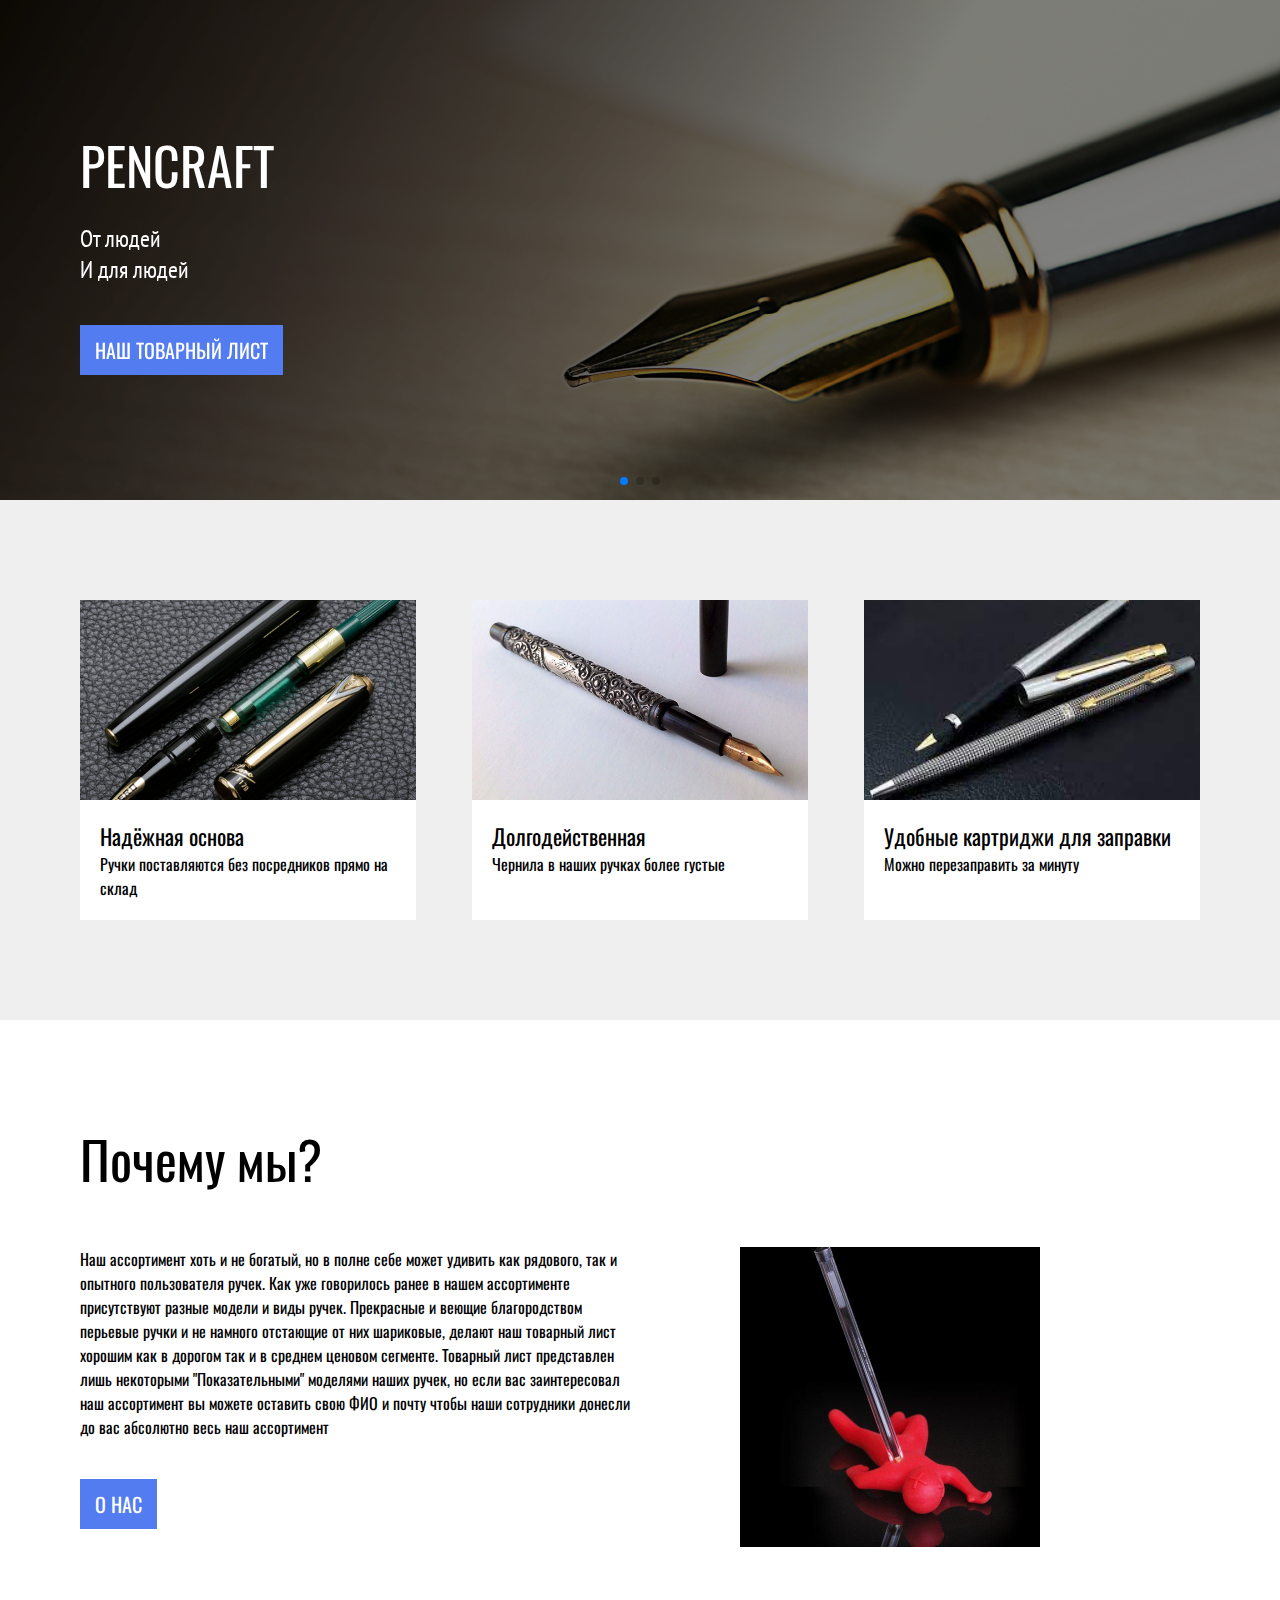
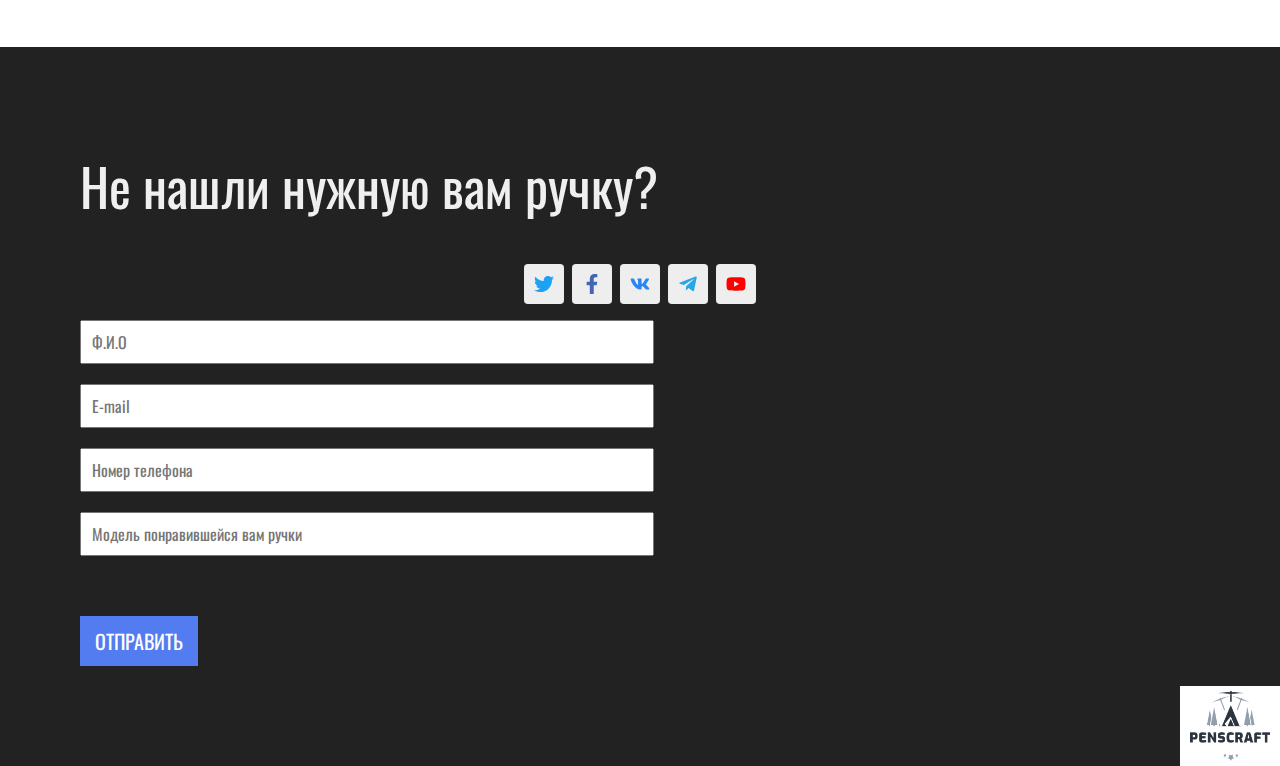
<file: index.html>
<!DOCTYPE html>
<html lang="en">
  <head>
    <meta charset="UTF-8" />
    <meta http-equiv="X-UA-Compatible" content="IE=edge" />
    <meta name="viewport" content="width=device-width, initial-scale=1.0" />
    <title>Главная</title>
    <link rel="stylesheet" href="styles/main.css" />
    <link
      rel="stylesheet"
      href="https://unpkg.com/swiper@8/swiper-bundle.min.css"
    />
  </head>
  <body>
    
    <div class="welcome">
      <!-- Slider main container -->
      <div class="swiper">
        <!-- Additional required wrapper -->
        <div class="swiper-wrapper">
          <!-- Slides -->
          <div class="swiper-slide">
            <div class="bg main"></div>
            <div class="content">
              <div class="title">PENCRAFT</div>
              <div class="sub_title">
                От людей <br />
                И для людей
              </div>
              <a href="products.html" class="btn">наш товарный лист</a>
            </div>
          </div>
          <div class="swiper-slide">
            <div class="bg about"></div>
            <div class="content">
              <div class="title">О нас</div>
              <div class="sub_title">
                Наш путь <br />
                Небольшая биография нашей компании
              </div>
              <a href="about.html" class="btn">Ознакомиться</a>
            </div>
          </div>
          <div class="swiper-slide">
            <div class="bg products"></div>
            <div class="content">
              <div class="title">Ассортимент</div>
              <div class="sub_title">
                У нас вы найдёте много утончённых и от того не менее эффективных и удобных ручек <br />
                По объективным ценам
              </div>
              <a href="products.html" class="btn">Ассортимент</a>
            </div>
          </div>
        </div>
        <!-- If we need pagination -->
        <div class="swiper-pagination"></div>
      </div>
    </div>
    <div class="cardlist">
      <div class="carditem">
        <div class="img"></div>
        <div class="cardcontent">
          <div class="title">Надёжная основа</div>
          <div class="content">Ручки поставляются без посредников прямо на склад</div>
        </div>
      </div>
      <div class="carditem">
        <div class="img"></div>
        <div class="cardcontent">
          <div class="title">Долгодейственная</div>
          <div class="content">
            Чернила в наших ручках более густые
          </div>
        </div>
      </div>
      <div class="carditem">
        <div class="img"></div>
        <div class="cardcontent">
          <div class="title">Удобные картриджи для заправки</div>
          <div class="content">Можно перезаправить за минуту</div>
        </div>
      </div>
    </div>
    <div class="companyinfo">
      <div class="title">Почему мы?</div>
      <div class="content">
        <div class="left">
          <div class="p">
            Наш ассортимент хоть и не богатый, но в полне себе может удивить как
            рядового, так и опытного пользователя ручек. Как уже говорилось ранее
            в нашем ассортименте присутствуют разные модели и виды ручек.
            Прекрасные и веющие благородством перьевые ручки и не намного отстающие 
            от них шариковые, делают наш товарный лист хорошим как в дорогом так и в среднем 
            ценовом сегменте. Товарный лист представлен лишь некоторыми "Показательными"
            моделями наших ручек, но если вас заинтересовал наш ассортимент вы можете
            оставить свою ФИО и почту чтобы наши сотрудники донесли до вас абсолютно весь наш ассортимент
          </div>
          <a href="about.html" class="btn">О нас</a>
        </div>
        <div class="right"></div>
      </div>
    </div>
    <div class="footer">
      <div class="title">Не нашли нужную вам ручку?</div>
      <div class="form">
        <ul class="social-icons">
          <li><a class="social-icon-twitter" href="" title="" target="_blank" rel="noopener"></a></li>
          <li><a class="social-icon-fb" href="" title="" target="_blank" rel="noopener"></a></li>
          <li><a class="social-icon-vk" href="https://vk.com/platinumpen" title="" target="_blank" rel="noopener"></a></li>
          <li><a class="social-icon-telegram" href="" title="" target="_blank" rel="noopener"></a></li>
          <li><a class="social-icon-youtube" href="https://www.youtube.com/watch?v=ZZWB8odN7OI" title="" target="_blank" rel="noopener"></a></li>
        </ul>
        <div class="inputs">
          <input type="text" placeholder="Ф.И.О">
          <input type="email" placeholder="E-mail">
          <input type="email" placeholder="Номер телефона">
          <input type="email" placeholder="Модель понравившейся вам ручки">
          <div class="button form">Отправить</div>
        </div>
      </div>

      <div class="logo">
        <img src="img/logo.png" />
      </div>
    </div>
    <script src="https://code.jquery.com/jquery-3.6.0.min.js" integrity="sha256-/xUj+3OJU5yExlq6GSYGSHk7tPXikynS7ogEvDej/m4=" crossorigin="anonymous"></script>
    <script src="https://unpkg.com/swiper@8/swiper-bundle.min.js"></script>
    <script src="js/index.js"></script>
  </body>
</html>
</file>
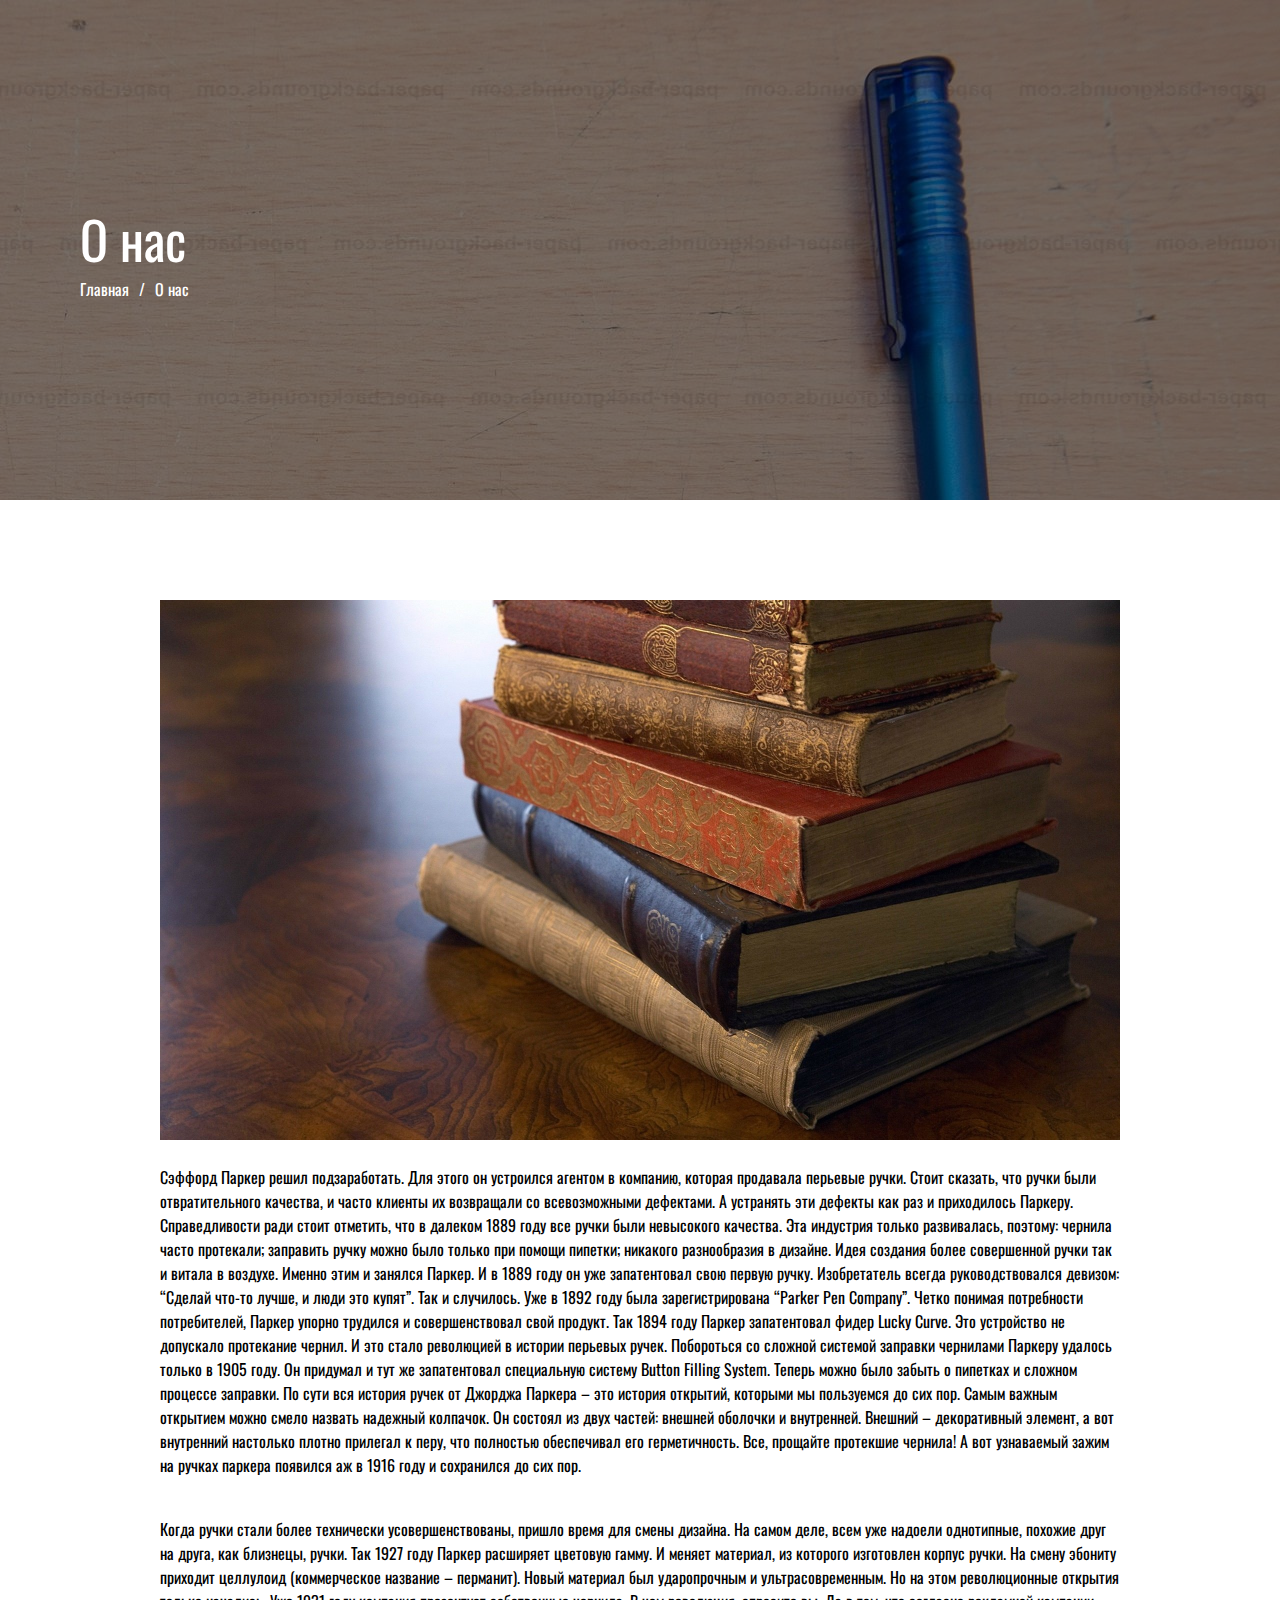
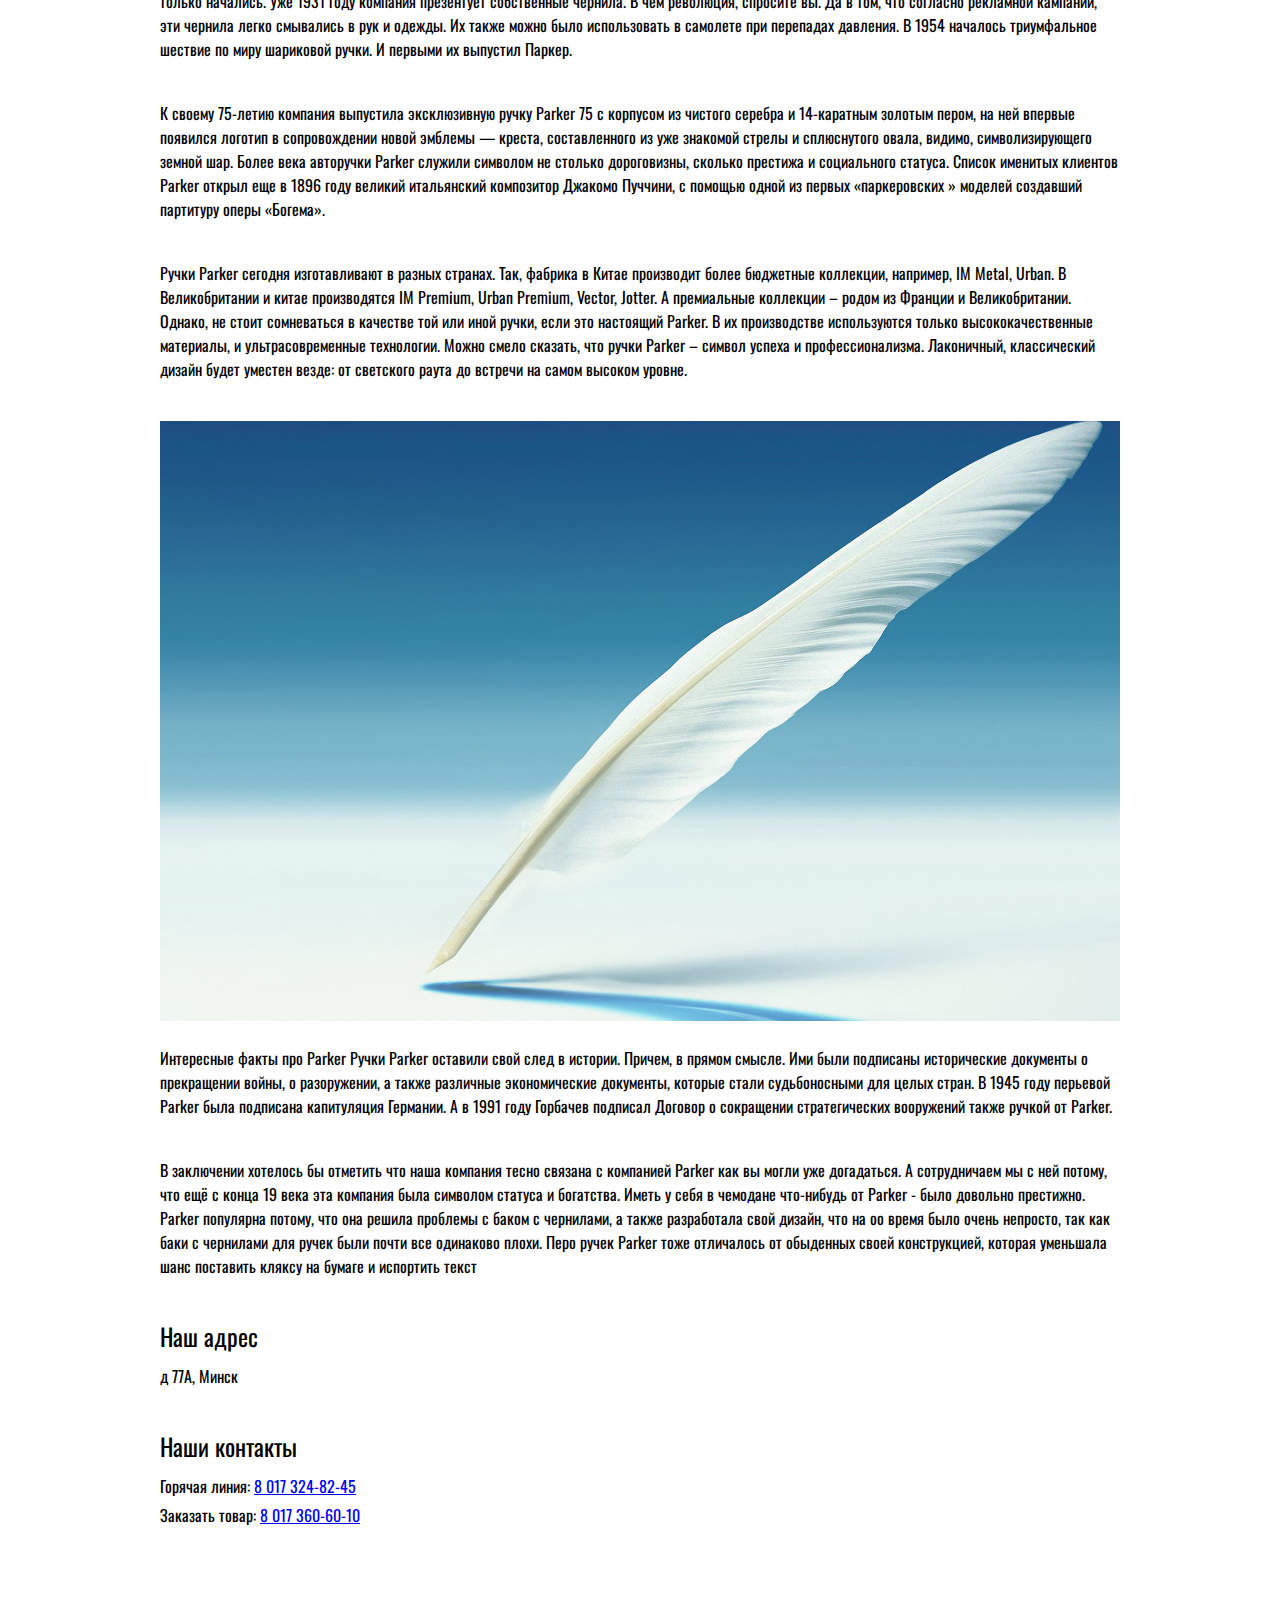
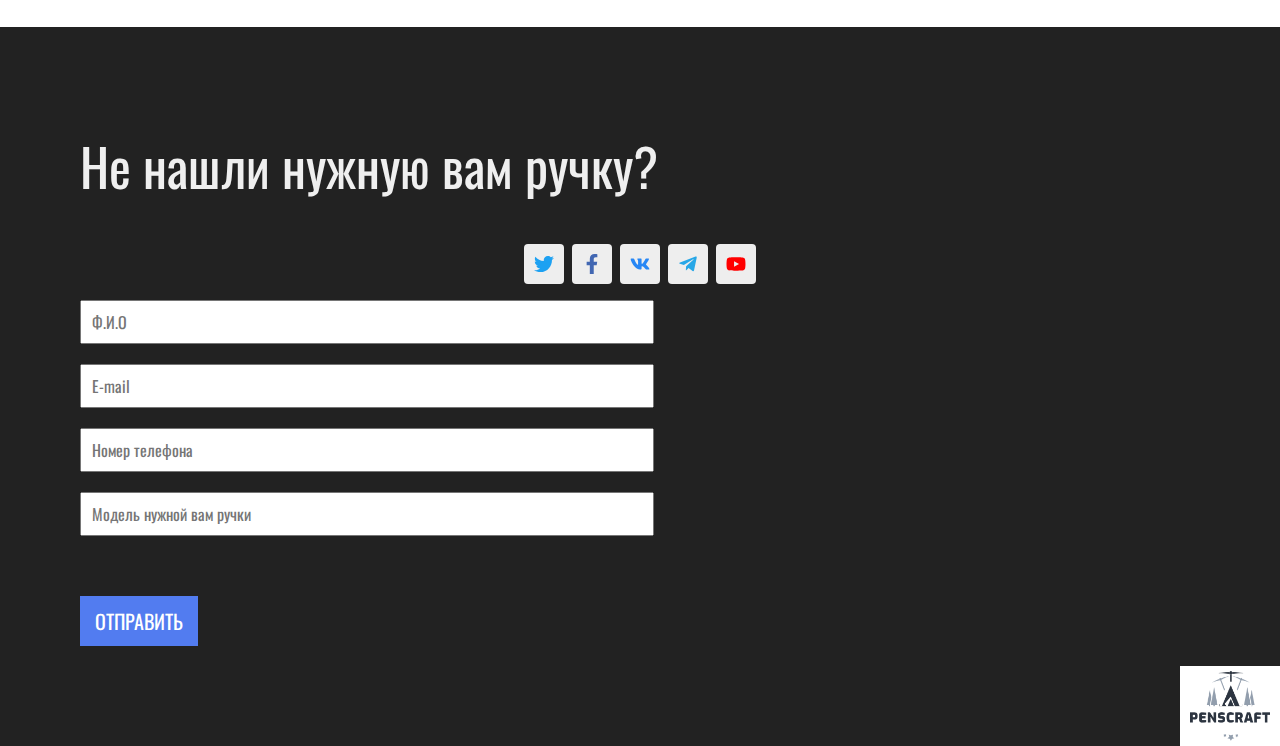
<file: about.html>
<!DOCTYPE html>
<html lang="en">
  <head>
    <meta charset="UTF-8" />
    <meta http-equiv="X-UA-Compatible" content="IE=edge" />
    <meta name="viewport" content="width=device-width, initial-scale=1.0" />
    <title>О нас</title>
    <link rel="stylesheet" href="styles/main.css" />
  </head>
  <body>
    <div class="welcome about">
      <div class="bg"></div>
      <div class="content">
        <div class="title">О нас</div>
        <div class="bread">
          <a href="index.html" class="home">Главная</a>
          <span>/</span>
          <div class="current">О нас</div>
        </div>
      </div>
    </div>
    <div class="content_about">
      <div class="about">
        <div class="img">
          <img src="img/about-1.jpg" alt="" />
        </div>
        <div class="text">
          Сэффорд Паркер решил подзаработать. Для этого он устроился агентом в
          компанию, которая продавала перьевые ручки. Стоит сказать, что ручки
          были отвратительного качества, и часто клиенты их возвращали со
          всевозможными дефектами. А устранять эти дефекты как раз и приходилось
          Паркеру. Справедливости ради стоит отметить, что в далеком 1889 году
          все ручки были невысокого качества. Эта индустрия только развивалась,
          поэтому: чернила часто протекали; заправить ручку можно было только
          при помощи пипетки; никакого разнообразия в дизайне. Идея создания
          более совершенной ручки так и витала в воздухе. Именно этим и занялся
          Паркер. И в 1889 году он уже запатентовал свою первую ручку.
          Изобретатель всегда руководствовался девизом: “Сделай что-то лучше, и
          люди это купят”. Так и случилось. Уже в 1892 году была
          зарегистрирована “Parker Pen Company”. Четко понимая потребности
          потребителей, Паркер упорно трудился и совершенствовал свой продукт.
          Так 1894 году Паркер запатентовал фидер Lucky Curve. Это устройство не
          допускало протекание чернил. И это стало революцией в истории перьевых
          ручек. Побороться со сложной системой заправки чернилами Паркеру
          удалось только в 1905 году. Он придумал и тут же запатентовал
          специальную систему Button Filling System. Теперь можно было забыть о
          пипетках и сложном процессе заправки. По сути вся история ручек от
          Джорджа Паркера – это история открытий, которыми мы пользуемся до сих
          пор. Самым важным открытием можно смело назвать надежный колпачок. Он
          состоял из двух частей: внешней оболочки и внутренней. Внешний –
          декоративный элемент, а вот внутренний настолько плотно прилегал к
          перу, что полностью обеспечивал его герметичность. Все, прощайте
          протекшие чернила! А вот узнаваемый зажим на ручках паркера появился
          аж в 1916 году и сохранился до сих пор.
        </div>
      </div>
      <div class="about">
        <div class="text">
          Когда ручки стали более технически усовершенствованы, пришло время для
          смены дизайна. На самом деле, всем уже надоели однотипные, похожие
          друг на друга, как близнецы, ручки. Так 1927 году Паркер расширяет
          цветовую гамму. И меняет материал, из которого изготовлен корпус
          ручки. На смену эбониту приходит целлулоид (коммерческое название –
          перманит). Новый материал был ударопрочным и ультрасовременным. Но на
          этом революционные открытия только начались. Уже 1931 году компания
          презентует собственные чернила. В чем революция, спросите вы. Да в
          том, что согласно рекламной кампании, эти чернила легко смывались в
          рук и одежды. Их также можно было использовать в самолете при
          перепадах давления. В 1954 началось триумфальное шествие по миру
          шариковой ручки. И первыми их выпустил Паркер.
        </div>
      </div>
      <div class="about">
        <div class="text">
          К своему 75-летию компания выпустила эксклюзивную ручку Parker 75 с
          корпусом из чистого серебра и 14-каратным золотым пером, на ней
          впервые появился логотип в сопровождении новой эмблемы — креста,
          составленного из уже знакомой стрелы и сплюснутого овала, видимо,
          символизирующего земной шар. Более века авторучки Parker служили
          символом не столько дороговизны, сколько престижа и социального
          статуса. Список именитых клиентов Parker открыл еще в 1896 году
          великий итальянский композитор Джакомо Пуччини, с помощью одной из
          первых «паркеровских » моделей создавший партитуру оперы «Богема».
        </div>
      </div>
      <div class="about">
        <div class="text">
          Ручки Parker сегодня изготавливают в разных странах. Так, фабрика в
          Китае производит более бюджетные коллекции, например, IM Metal, Urban.
          В Великобритании и китае производятся IM Premium, Urban Premium,
          Vector, Jotter. А премиальные коллекции – родом из Франции и
          Великобритании. Однако, не стоит сомневаться в качестве той или иной
          ручки, если это настоящий Parker. В их производстве используются
          только высококачественные материалы, и ультрасовременные технологии.
          Можно смело сказать, что ручки Parker – символ успеха и
          профессионализма. Лаконичный, классический дизайн будет уместен везде:
          от светского раута до встречи на самом высоком уровне.
        </div>
      </div>
      <div class="about">
        <div class="img">
          <img src="img/about-2.jpg" alt="" />
        </div>
        <div class="text">
          Интересные факты про Parker Ручки Parker оставили свой след в истории.
          Причем, в прямом смысле. Ими были подписаны исторические документы о
          прекращении войны, о разоружении, а также различные экономические
          документы, которые стали судьбоносными для целых стран. В 1945 году
          перьевой Parker была подписана капитуляция Германии. А в 1991 году
          Горбачев подписал Договор о сокращении стратегических вооружений также
          ручкой от Parker.
        </div>
      </div>
      <div class="about">
        <div class="text">
          В заключении хотелось бы отметить что наша компания тесно связана с
          компанией Parker как вы могли уже догадаться. А сотрудничаем мы с ней
          потому, что ещё с конца 19 века эта компания была символом статуса и
          богатства. Иметь у себя в чемодане что-нибудь от Parker - было
          довольно престижно. Parker популярна потому, что она решила проблемы с
          баком с чернилами, а также разработала свой дизайн, что на оо время
          было очень непросто, так как баки с чернилами для ручек были почти все
          одинаково плохи. Перо ручек Parker тоже отличалось от обыденных своей
          конструкцией, которая уменьшала шанс поставить кляксу на бумаге и
          испортить текст
        </div>
      </div>
    </div>
    <div class="contacts_about">
      <div class="item address">
        <div class="title">Наш адрес</div>
        <div class="info">д 77А, Минск</div>
      </div>
      <div class="item contacts">
        <div class="title">Наши контакты</div>
        <div class="info">
          <div class="tel">
            Горячая линия:
            <a href="https://www.parkerrussia.ru/"> 8 017 324-82-45</a>
          </div>
          <div class="tel">
            Заказать товар:
            <a href="https://www.parkerrussia.ru/"> 8 017 360-60-10</a>
          </div>
        </div>
      </div>
    </div>

    <div class="footer">
      <div class="title">Не нашли нужную вам ручку?</div>
      <div class="form">
        <ul class="social-icons">
          <li><a class="social-icon-twitter" href="" title="" target="_blank" rel="noopener"></a></li>
          <li><a class="social-icon-fb" href="" title="" target="_blank" rel="noopener"></a></li>
          <li><a class="social-icon-vk" href="https://vk.com/platinumpen" title="" target="_blank" rel="noopener"></a></li>
          <li><a class="social-icon-telegram" href="" title="" target="_blank" rel="noopener"></a></li>
          <li><a class="social-icon-youtube" href="https://www.youtube.com/watch?v=ZZWB8odN7OI" title="" target="_blank" rel="noopener"></a></li>
        </ul>
        <div class="inputs">
          <input type="text" placeholder="Ф.И.О" />
          <input type="email" placeholder="E-mail" />
          <input type="email" placeholder="Номер телефона">
          <input type="email" placeholder="Модель нужной вам ручки">
          <div class="button form">Отправить</div>
        </div>
      </div>
      <div class="logo">
        <img src="img/logo.png" />
      </div>
    </div>
    <script src="https://code.jquery.com/jquery-3.6.0.min.js" integrity="sha256-/xUj+3OJU5yExlq6GSYGSHk7tPXikynS7ogEvDej/m4=" crossorigin="anonymous"></script>
    <script src="js/index.js"></script>
  </body>
</html>
</file>
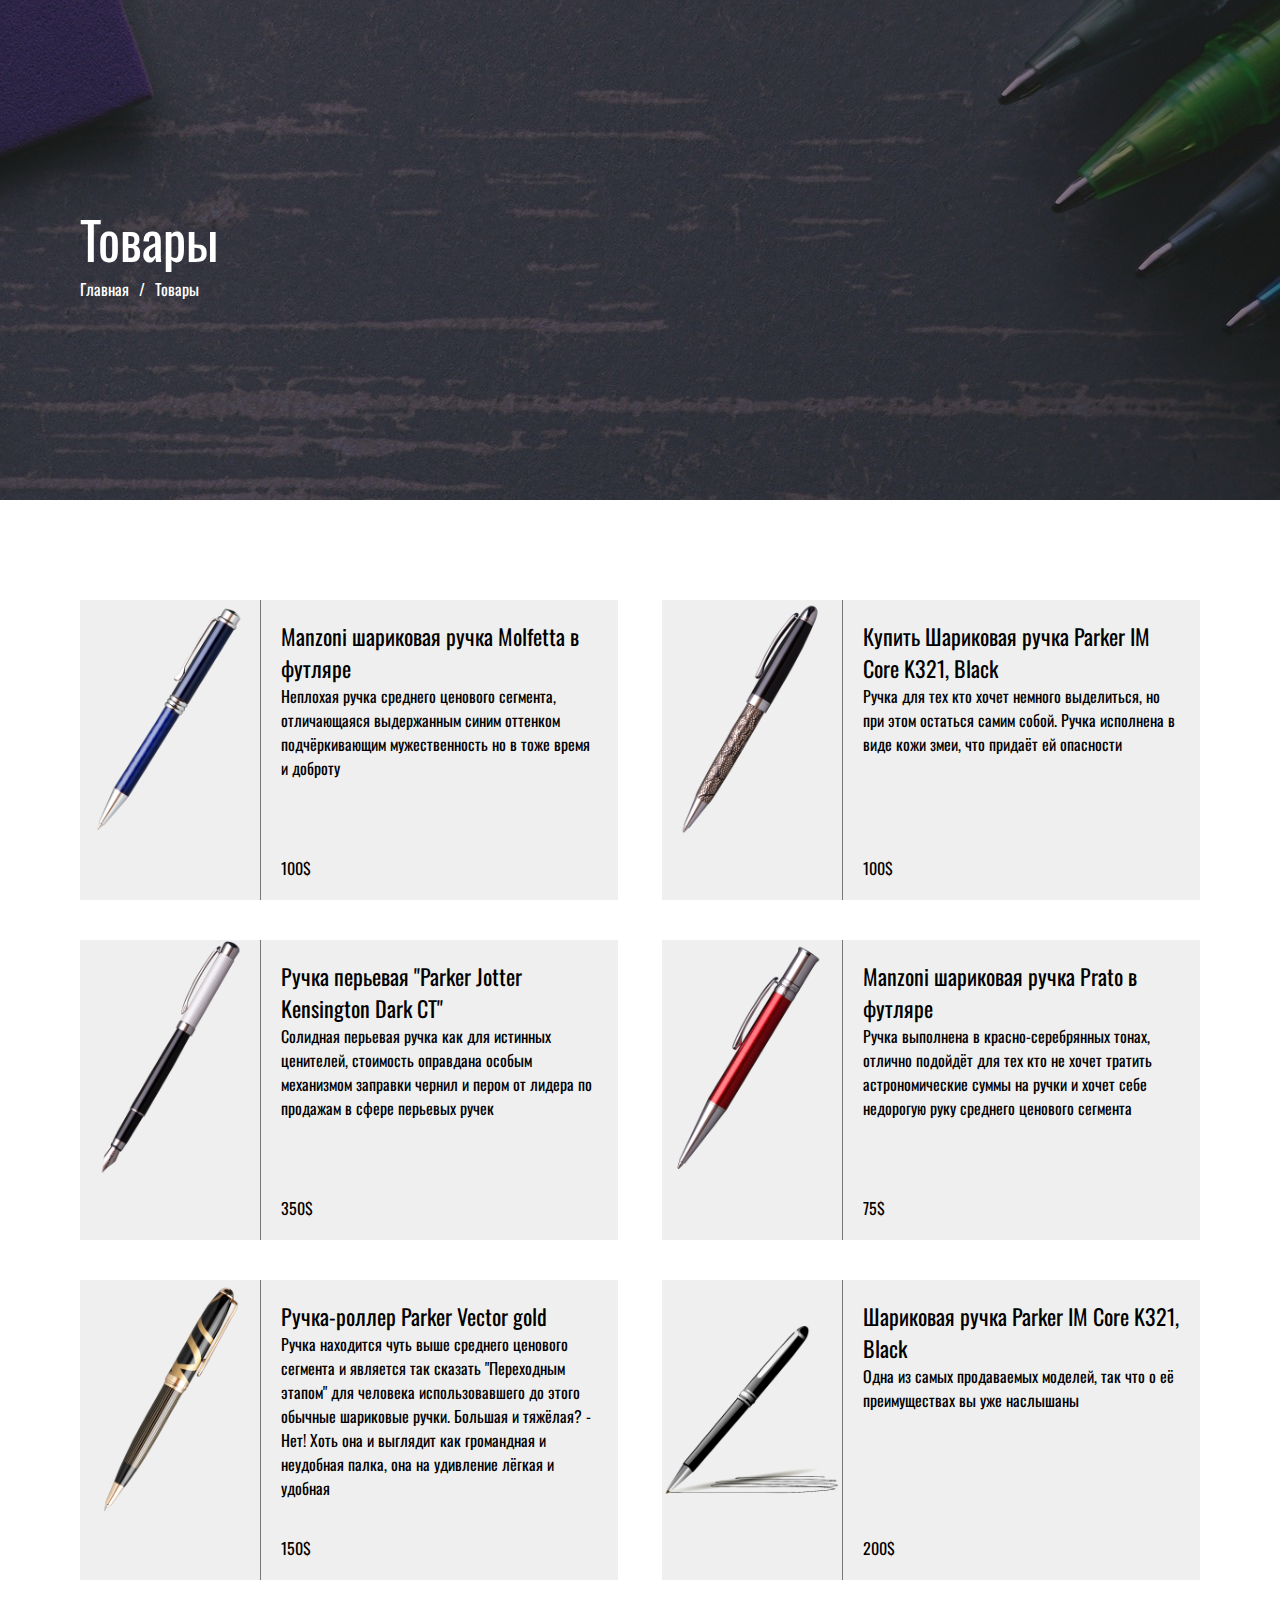
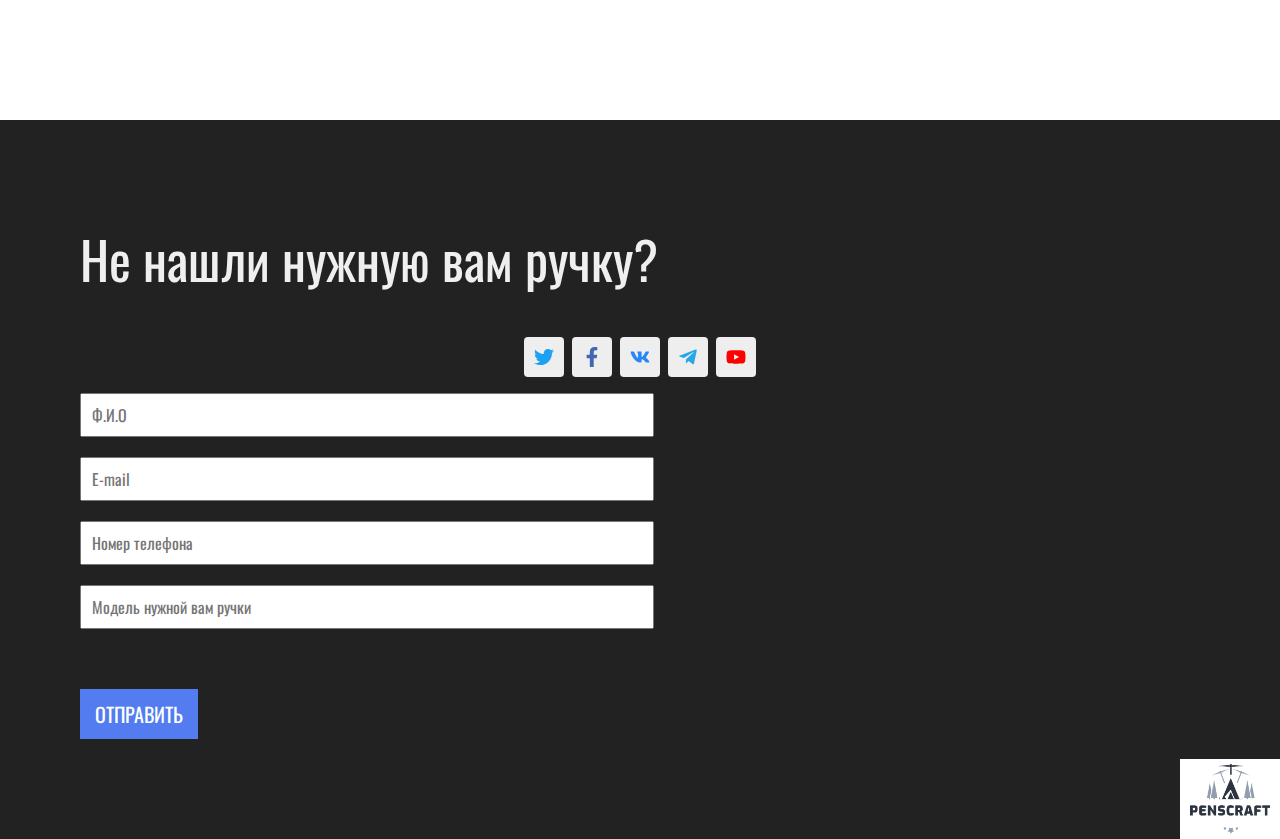
<file: products.html>
<!DOCTYPE html>
<html lang="en">
  <head>
    <meta charset="UTF-8" />
    <meta http-equiv="X-UA-Compatible" content="IE=edge" />
    <meta name="viewport" content="width=device-width, initial-scale=1.0" />
    <title>Продукты</title>
    <link rel="stylesheet" href="styles/main.css" />
  </head>
  <body>
    <div class="popup">
      <div class="wrapper">
        <div class="title"></div>
        <div class="image">
          <img src="img/pen_product1.png" alt="" />
        </div>
        <div class="cost">100$</div>
        <div class="button popip">Выбрать</div>
      </div>
    </div>
    <div class="welcome products">
      <div class="bg"></div>
      <div class="content">
        <div class="title">Товары</div>
        <div class="bread">
          <a href="index.html" class="home">Главная</a>
          <span>/</span>
          <div class="current">Товары</div>
        </div>
      </div>
    </div>

    <div class="products_list">
      <div class="product_item">
        <div class="img"><img src="img/pen_product1.png" alt="" /></div>
        <div class="content">
          <div class="title">Manzoni шариковая ручка Molfetta в футляре</div>
          <div class="text">
            Неплохая ручка среднего ценового сегмента, отличающаяся выдержанным
            синим оттенком подчёркивающим мужественность но в тоже время и
            доброту
          </div>
          <div class="bottom">
            <div class="price">100$</div>
          </div>
        </div>
      </div>
      <div class="product_item">
        <div class="img"><img src="img/pen_prduct_5.png" alt="" /></div>
        <div class="content">
          <div class="title">Купить Шариковая ручка Parker IM Core K321, Black</div>
          <div class="text">
            Ручка для тех кто хочет немного выделиться, но при этом остаться самим собой. Ручка исполнена в виде кожи змеи, что придаёт ей опасности
          </div>
          <div class="bottom">
            <div class="price">100$</div>
          </div>
        </div>
      </div>
      <div class="product_item">
        <div class="img"><img src="img/pen_prduct_6.png" alt="" /></div>
        <div class="content">
          <div class="title">
            Ручка перьевая "Parker Jotter Kensington Dark CT"
          </div>
          <div class="text">
            Солидная перьевая ручка как для истинных ценителей, стоимость
            оправдана особым механизмом заправки чернил и пером от лидера по
            продажам в сфере перьевых ручек
          </div>
          <div class="bottom">
            <div class="price">350$</div>
          </div>
        </div>
      </div>
      <div class="product_item">
        <div class="img"><img src="img/pen_prduct_2.png" alt="" /></div>
        <div class="content">
          <div class="title">Manzoni шариковая ручка Prato в футляре</div>
          <div class="text">
            Ручка выполнена в красно-серебрянных тонах, отлично подойдёт для тех
            кто не хочет тратить астрономические суммы на ручки и хочет себе
            недорогую руку среднего ценового сегмента
          </div>
          <div class="bottom">
            <div class="price">75$</div>
          </div>
        </div>
      </div>
      <div class="product_item">
        <div class="img"><img src="img/pen_prduct_3.png" alt="" /></div>
        <div class="content">
          <div class="title">Ручка-роллер Parker Vector gold</div>
          <div class="text">
            Ручка находится чуть выше среднего ценового сегмента и является так
            сказать "Переходным этапом" для человека использовавшего до этого
            обычные шариковые ручки. Большая и тяжёлая? - Нет! Хоть она и
            выглядит как громандная и неудобная палка, она на удивление лёгкая и
            удобная
          </div>
          <div class="bottom">
            <div class="price">150$</div>
          </div>
        </div>
      </div>
      <div class="product_item">
        <div class="img"><img src="img/pen_prduct_4.png" alt="" /></div>
        <div class="content">
          <div class="title">Шариковая ручка Parker IM Core K321, Black</div>
          <div class="text">
            Одна из самых продаваемых моделей, так что о её преимуществах вы уже
            наслышаны
          </div>
          <div class="bottom">
            <div class="price">200$</div>
          </div>
        </div>
      </div>
    </div>
    <div class="footer">
      <div class="title">Не нашли нужную вам ручку?</div>
      <div class="form">
        <ul class="social-icons">
          <li><a class="social-icon-twitter" href="" title="" target="_blank" rel="noopener"></a></li>
          <li><a class="social-icon-fb" href="" title="" target="_blank" rel="noopener"></a></li>
          <li><a class="social-icon-vk" href="https://vk.com/platinumpen" title="" target="_blank" rel="noopener"></a></li>
          <li><a class="social-icon-telegram" href="" title="" target="_blank" rel="noopener"></a></li>
          <li><a class="social-icon-youtube" href="https://www.youtube.com/watch?v=ZZWB8odN7OI" title="" target="_blank" rel="noopener"></a></li>
        </ul>
        <div class="inputs">
          <input type="text" placeholder="Ф.И.О" />
          <input type="email" placeholder="E-mail" />
          <input type="email" placeholder="Номер телефона" />
          <input type="email" placeholder="Модель нужной вам ручки" />
          <div class="button form">Отправить</div>
        </div>
      </div>
      <div class="logo">
        <img src="img/logo.png" />
      </div>
    </div>
    <script
      src="https://code.jquery.com/jquery-3.6.0.min.js"
      integrity="sha256-/xUj+3OJU5yExlq6GSYGSHk7tPXikynS7ogEvDej/m4="
      crossorigin="anonymous"
    ></script>
    <script src="js/index.js"></script>
  </body>
</html>
</file>
<file: styles/main.css>
@import url("https://fonts.googleapis.com/css2?family=Oswald:wght@400;500&family=PT+Sans+Narrow:wght@400;700&display=swap");
* {
  margin: 0;
  padding: 0;
  font-family: "Oswald", sans-serif;
}

.swiper {
  width: 100%;
  height: 500px;
}

.logo {
  position: absolute;
  bottom: 0;
  right: 0;
  width: 100px;
  height: 80px;
  display: -webkit-box;
  display: -ms-flexbox;
  display: flex;
  -webkit-box-pack: center;
      -ms-flex-pack: center;
          justify-content: center;
  -webkit-box-align: center;
      -ms-flex-align: center;
          align-items: center;
  background: #fff;
  z-index: 999999;
}

.logo img {
  width: 80%;
}

.btn {
  display: block;
  text-decoration: none;
  margin-top: 40px;
  text-transform: uppercase;
  cursor: pointer;
  padding: 10px 15px;
  font-size: 20px;
  width: -webkit-fit-content;
  width: -moz-fit-content;
  width: fit-content;
  background: #527cf0;
  color: #fff;
}

.button {
  display: block;
  text-decoration: none;
  margin-top: 40px;
  text-transform: uppercase;
  cursor: pointer;
  padding: 10px 15px;
  font-size: 20px;
  width: -webkit-fit-content;
  width: -moz-fit-content;
  width: fit-content;
  background: #527cf0;
  color: #fff;
  -webkit-user-select: none;
     -moz-user-select: none;
      -ms-user-select: none;
          user-select: none;
}

.welcome {
  height: 500px;
  position: relative;
}

.welcome .bread {
  display: -webkit-box;
  display: -ms-flexbox;
  display: flex;
}

.welcome .bread a {
  color: #fff;
  text-decoration: none;
}

.welcome .bread a:hover {
  text-decoration: underline;
}

.welcome .bread span {
  margin: 0px 10px;
}

.welcome .bg {
  background: url(../img/bg_welcome.jpg);
  position: absolute;
  -webkit-filter: brightness(0.5);
          filter: brightness(0.5);
  width: 100%;
  height: 100%;
  background-size: cover;
  background-position: center;
  -webkit-transform: scaleX(-1);
          transform: scaleX(-1);
  z-index: 0;
}

.welcome .bg.about {
  background: url(../img/bg_about.jpg);
}

.welcome .bg.products {
  background: url(../img/bg_products.jpg);
}

.welcome .content {
  margin-left: 80px;
  position: relative;
  z-index: 9;
  color: #fff;
  height: 100%;
  display: -webkit-box;
  display: -ms-flexbox;
  display: flex;
  -webkit-box-orient: vertical;
  -webkit-box-direction: normal;
      -ms-flex-direction: column;
          flex-direction: column;
  -webkit-box-pack: center;
      -ms-flex-pack: center;
          justify-content: center;
}

.welcome .content .title {
  font-size: 52px;
}

.welcome .content .sub_title {
  font-size: 24px;
  margin-top: 20px;
  font-family: "PT Sans Narrow", sans-serif;
}

.welcome.about .bg {
  background: url(../img/bg_about.jpg);
}

.welcome.products .bg {
  background: url(../img/bg_products.jpg);
}

.popup {
  width: 100%;
  height: 100%;
  position: fixed;
  top: 0;
  left: 0;
  display: none;
  -webkit-box-pack: center;
      -ms-flex-pack: center;
          justify-content: center;
  -webkit-box-align: center;
      -ms-flex-align: center;
          align-items: center;
  z-index: 99999;
  text-align: center;
}

.popup.open {
  display: -webkit-box;
  display: -ms-flexbox;
  display: flex;
}

.popup .wrapper {
  padding: 30px;
  background-color: #efefef;
  display: -webkit-box;
  display: -ms-flexbox;
  display: flex;
  -webkit-box-pack: center;
      -ms-flex-pack: center;
          justify-content: center;
  -webkit-box-orient: vertical;
  -webkit-box-direction: normal;
      -ms-flex-direction: column;
          flex-direction: column;
  -webkit-box-sizing: border-box;
          box-sizing: border-box;
}

.popup .wrapper img {
  width: 120px;
}

.popup .wrapper .title {
  font-size: 24px;
  margin-bottom: 20px;
}

.cardlist {
  padding-left: 80px;
  padding-right: 80px;
  padding-top: 100px;
  padding-bottom: 100px;
  background: #efefef;
  display: -webkit-box;
  display: -ms-flexbox;
  display: flex;
  -webkit-box-pack: justify;
      -ms-flex-pack: justify;
          justify-content: space-between;
}

.cardlist .carditem {
  background: #fff;
  width: 30%;
}

.cardlist .carditem .cardcontent {
  padding: 20px;
  font-family: "PT Sans Narrow", sans-serif;
}

.cardlist .carditem .cardcontent .title {
  font-size: 22px;
}

.cardlist .carditem .cardcontent .content {
  font-size: 16px;
}

.cardlist .carditem:nth-child(1) .img {
  background: url(../img/card-1.jpg);
  height: 200px;
  background-size: cover;
  background-position: center;
}

.cardlist .carditem:nth-child(2) .img {
  background: url(../img/card-2.jpg);
  height: 200px;
  background-size: cover;
  background-position: center;
}

.cardlist .carditem:nth-child(3) .img {
  background: url(../img/card-3.jpg);
  height: 200px;
  background-size: cover;
  background-position: center;
}

.companyinfo {
  padding: 100px 80px;
}

.companyinfo .title {
  font-size: 52px;
  margin-bottom: 50px;
}

.companyinfo .content {
  display: -webkit-box;
  display: -ms-flexbox;
  display: flex;
}

.companyinfo .content .left {
  width: 50%;
  padding-right: 100px;
}

.companyinfo .content .right {
  width: 300px;
  background: url(../img/companyinfo.jpg);
  background-size: cover;
  background-position: center;
  background-repeat: no-repeat;
  height: 300px;
}

.footer {
  font-family: "PT Sans Narrow", sans-serif;
  padding: 100px 80px;
  position: relative;
  background: #222222;
  color: #efefef;
}

.footer .title {
  font-size: 52px;
  margin-bottom: 40px;
}

.footer .inputs {
  display: -webkit-box;
  display: -ms-flexbox;
  display: flex;
  -webkit-box-orient: vertical;
  -webkit-box-direction: normal;
      -ms-flex-direction: column;
          flex-direction: column;
}

.footer .inputs input {
  width: 50%;
  height: 40px;
  margin-bottom: 20px;
  padding-left: 10px;
  font-size: 16px;
}

.footer .btn {
  margin-top: 0;
  -webkit-box-sizing: border-box;
          box-sizing: border-box;
}

@media only screen and (max-width: 1024px) {
  .companyinfo {
    padding: 100px 80px;
  }
  .companyinfo .title {
    font-size: 52px;
    margin-bottom: 50px;
  }
  .companyinfo .content {
    display: -webkit-box;
    display: -ms-flexbox;
    display: flex;
    -webkit-box-orient: vertical;
    -webkit-box-direction: reverse;
        -ms-flex-direction: column-reverse;
            flex-direction: column-reverse;
  }
  .companyinfo .content .left {
    width: 80%;
    margin-top: 20px;
  }
  .cardlist {
    -webkit-box-orient: vertical;
    -webkit-box-direction: normal;
        -ms-flex-direction: column;
            flex-direction: column;
    display: -webkit-box;
    display: -ms-flexbox;
    display: flex;
    -webkit-box-pack: justify;
        -ms-flex-pack: justify;
            justify-content: space-between;
  }
  .cardlist .carditem {
    background: #fff;
    width: 100%;
    margin-bottom: 40px;
  }
  .cardlist .carditem .cardcontent {
    padding: 20px;
    font-family: "PT Sans Narrow", sans-serif;
  }
  .cardlist .carditem .cardcontent .title {
    font-size: 22px;
  }
  .cardlist .carditem .cardcontent .content {
    font-size: 16px;
  }
}

@media only screen and (max-width: 425px) {
  .welcome .content {
    margin-left: 20px;
  }
  .companyinfo {
    padding: 20px;
  }
  .companyinfo .content .left {
    width: 100%;
    padding-right: 0;
  }
  .companyinfo .content .left .p {
    width: 100%;
  }
  .companyinfo .content .right {
    width: 100%;
  }
  .cardlist {
    padding: 20px;
  }
  .footer {
    padding: 20px;
  }
  .footer .title {
    font-size: 29px;
  }
  .footer .inputs input {
    width: 100%;
    -webkit-box-sizing: border-box;
            box-sizing: border-box;
  }
}

.content_about {
  margin-left: 160px;
  margin-right: 160px;
  margin-top: 100px;
}

.content_about .about {
  margin-bottom: 40px;
}

.content_about .about .img {
  width: 100%;
  margin-bottom: 20px;
}

.content_about .about .img img {
  width: 100%;
}

.contacts_about {
  margin-left: 160px;
  margin-right: 160px;
  margin-bottom: 100px;
}

.contacts_about .item {
  margin-bottom: 40px;
}

.contacts_about .item .title {
  font-size: 24px;
  margin-bottom: 10px;
}

.contacts_about .item .tel {
  margin-bottom: 5px;
}

.social-icons {
  display: -webkit-box;
  display: -ms-flexbox;
  display: flex;
  -webkit-box-pack: center;
      -ms-flex-pack: center;
          justify-content: center;
  list-style: none;
  margin-top: 1rem;
  margin-bottom: 1rem;
  padding-left: 0;
}

.social-icons > li {
  margin-left: 0.25rem;
  margin-right: 0.25rem;
}

.social-icons a {
  position: relative;
  background-color: #eee;
  display: block;
  -webkit-user-select: none;
  -moz-user-select: none;
  -ms-user-select: none;
  user-select: none;
  -webkit-transition: background-color .3s ease-in-out;
  transition: background-color .3s ease-in-out;
  width: 2.5rem;
  height: 2.5rem;
  border-radius: .25rem;
}

.social-icons a:hover {
  background-color: #e0e0e0;
}

.social-icons a::before {
  content: "";
  position: absolute;
  width: 1.2rem;
  height: 1.2rem;
  left: .65rem;
  top: .65rem;
  background: transparent no-repeat center center;
  background-size: 100% 100%;
}

.social-icons .social-icon-twitter::before {
  background-image: url("data:image/svg+xml,%3Csvg xmlns='http://www.w3.org/2000/svg' viewBox='0 0 512 512'%3E%3Cpath fill='%231da1f2' d='M459.37 151.716c.325 4.548.325 9.097.325 13.645 0 138.72-105.583 298.558-298.558 298.558-59.452 0-114.68-17.219-161.137-47.106 8.447.974 16.568 1.299 25.34 1.299 49.055 0 94.213-16.568 130.274-44.832-46.132-.975-84.792-31.188-98.112-72.772 6.498.974 12.995 1.624 19.818 1.624 9.421 0 18.843-1.3 27.614-3.573-48.081-9.747-84.143-51.98-84.143-102.985v-1.299c13.969 7.797 30.214 12.67 47.431 13.319-28.264-18.843-46.781-51.005-46.781-87.391 0-19.492 5.197-37.36 14.294-52.954 51.655 63.675 129.3 105.258 216.365 109.807-1.624-7.797-2.599-15.918-2.599-24.04 0-57.828 46.782-104.934 104.934-104.934 30.213 0 57.502 12.67 76.67 33.137 23.715-4.548 46.456-13.32 66.599-25.34-7.798 24.366-24.366 44.833-46.132 57.827 21.117-2.273 41.584-8.122 60.426-16.243-14.292 20.791-32.161 39.308-52.628 54.253z'/%3E%3C/svg%3E");
}

.social-icons .social-icon-fb::before {
  background-image: url("data:image/svg+xml,%3Csvg xmlns='http://www.w3.org/2000/svg' viewBox='0 0 320 512'%3E%3Cpath fill='%234267B2' d='M279.14 288l14.22-92.66h-88.91v-60.13c0-25.35 12.42-50.06 52.24-50.06h40.42V6.26S260.43 0 225.36 0c-73.22 0-121.08 44.38-121.08 124.72v70.62H22.89V288h81.39v224h100.17V288z'/%3E%3C/svg%3E");
}

.social-icons .social-icon-vk::before {
  background-image: url("data:image/svg+xml,%3Csvg xmlns='http://www.w3.org/2000/svg' viewBox='0 0 576 512'%3E%3Cpath fill='%232787f5' d='M545 117.7c3.7-12.5 0-21.7-17.8-21.7h-58.9c-15 0-21.9 7.9-25.6 16.7 0 0-30 73.1-72.4 120.5-13.7 13.7-20 18.1-27.5 18.1-3.7 0-9.4-4.4-9.4-16.9V117.7c0-15-4.2-21.7-16.6-21.7h-92.6c-9.4 0-15 7-15 13.5 0 14.2 21.2 17.5 23.4 57.5v86.8c0 19-3.4 22.5-10.9 22.5-20 0-68.6-73.4-97.4-157.4-5.8-16.3-11.5-22.9-26.6-22.9H38.8c-16.8 0-20.2 7.9-20.2 16.7 0 15.6 20 93.1 93.1 195.5C160.4 378.1 229 416 291.4 416c37.5 0 42.1-8.4 42.1-22.9 0-66.8-3.4-73.1 15.4-73.1 8.7 0 23.7 4.4 58.7 38.1 40 40 46.6 57.9 69 57.9h58.9c16.8 0 25.3-8.4 20.4-25-11.2-34.9-86.9-106.7-90.3-111.5-8.7-11.2-6.2-16.2 0-26.2.1-.1 72-101.3 79.4-135.6z'/%3E%3C/svg%3E");
}

.social-icons .social-icon-telegram::before {
  background-image: url("data:image/svg+xml,%3Csvg xmlns='http://www.w3.org/2000/svg' viewBox='0 0 448 512'%3E%3Cpath fill='%2327a7e7' d='M446.7 98.6l-67.6 318.8c-5.1 22.5-18.4 28.1-37.3 17.5l-103-75.9-49.7 47.8c-5.5 5.5-10.1 10.1-20.7 10.1l7.4-104.9 190.9-172.5c8.3-7.4-1.8-11.5-12.9-4.1L117.8 284 16.2 252.2c-22.1-6.9-22.5-22.1 4.6-32.7L418.2 66.4c18.4-6.9 34.5 4.1 28.5 32.2z'/%3E%3C/svg%3E");
}

.social-icons .social-icon-youtube::before {
  background-image: url("data:image/svg+xml,%3Csvg xmlns='http://www.w3.org/2000/svg' viewBox='0 0 576 512'%3E%3Cpath fill='%23ff0000' d='M549.655 124.083c-6.281-23.65-24.787-42.276-48.284-48.597C458.781 64 288 64 288 64S117.22 64 74.629 75.486c-23.497 6.322-42.003 24.947-48.284 48.597-11.412 42.867-11.412 132.305-11.412 132.305s0 89.438 11.412 132.305c6.281 23.65 24.787 41.5 48.284 47.821C117.22 448 288 448 288 448s170.78 0 213.371-11.486c23.497-6.321 42.003-24.171 48.284-47.821 11.412-42.867 11.412-132.305 11.412-132.305s0-89.438-11.412-132.305zm-317.51 213.508V175.185l142.739 81.205-142.739 81.201z'/%3E%3C/svg%3E");
}

@media only screen and (max-width: 768px) {
  .content_about {
    margin-left: 80px;
    margin-right: 80px;
  }
  .contacts_about {
    margin-left: 80px;
    margin-right: 80px;
    margin-bottom: 100px;
  }
}

@media only screen and (max-width: 425px) {
  .content_about {
    margin-left: 20px;
    margin-right: 20px;
  }
  .contacts_about {
    margin-left: 20px;
    margin-right: 20px;
    margin-bottom: 100px;
  }
}

.products_list {
  display: -webkit-box;
  display: -ms-flexbox;
  display: flex;
  -ms-flex-wrap: wrap;
      flex-wrap: wrap;
  padding: 100px 80px;
  -webkit-box-pack: justify;
      -ms-flex-pack: justify;
          justify-content: space-between;
}

.products_list .product_item {
  display: -webkit-box;
  display: -ms-flexbox;
  display: flex;
  width: 48%;
  height: 300px;
  background: #efefef;
  margin-bottom: 40px;
}

.products_list .product_item .img {
  width: 180px;
  min-width: 180px;
  border-right: 1px solid rgba(0, 0, 0, 0.5);
}

.products_list .product_item .img img {
  width: 100%;
}

.products_list .product_item .content {
  display: -webkit-box;
  display: -ms-flexbox;
  display: flex;
  -webkit-box-orient: vertical;
  -webkit-box-direction: normal;
      -ms-flex-direction: column;
          flex-direction: column;
  -webkit-box-sizing: border-box;
          box-sizing: border-box;
  padding: 20px;
}

.products_list .product_item .content .title {
  font-size: 22px;
}

.products_list .product_item .content .bottom {
  margin-top: auto;
  display: -webkit-box;
  display: -ms-flexbox;
  display: flex;
  -webkit-box-pack: justify;
      -ms-flex-pack: justify;
          justify-content: space-between;
  -webkit-box-align: center;
      -ms-flex-align: center;
          align-items: center;
}

.products_list .product_item .content .bottom .btn {
  margin-top: 0;
}

@media only screen and (max-width: 1024px) {
  .products_list {
    display: -webkit-box;
    display: -ms-flexbox;
    display: flex;
    -ms-flex-wrap: wrap;
        flex-wrap: wrap;
    padding: 100px 80px;
    -webkit-box-pack: justify;
        -ms-flex-pack: justify;
            justify-content: space-between;
  }
  .products_list .product_item {
    display: -webkit-box;
    display: -ms-flexbox;
    display: flex;
    width: 100%;
    height: 300px;
    background: #efefef;
    margin-bottom: 40px;
  }
  .products_list .product_item .img {
    width: 28%;
    border-right: 1px solid rgba(0, 0, 0, 0.5);
  }
  .products_list .product_item .img img {
    width: 100%;
  }
  .products_list .product_item .content {
    display: -webkit-box;
    display: -ms-flexbox;
    display: flex;
    -webkit-box-orient: vertical;
    -webkit-box-direction: normal;
        -ms-flex-direction: column;
            flex-direction: column;
    -webkit-box-sizing: border-box;
            box-sizing: border-box;
    padding: 20px;
  }
  .products_list .product_item .content .title {
    font-size: 22px;
  }
  .products_list .product_item .content .bottom {
    margin-top: auto;
    display: -webkit-box;
    display: -ms-flexbox;
    display: flex;
    -webkit-box-pack: justify;
        -ms-flex-pack: justify;
            justify-content: space-between;
    -webkit-box-align: center;
        -ms-flex-align: center;
            align-items: center;
  }
  .products_list .product_item .content .bottom .btn {
    margin-top: 0;
  }
}

@media only screen and (max-width: 600px) {
  .products_list {
    display: -webkit-box;
    display: -ms-flexbox;
    display: flex;
    -ms-flex-wrap: wrap;
        flex-wrap: wrap;
    padding: 100px 20px;
    -webkit-box-pack: justify;
        -ms-flex-pack: justify;
            justify-content: space-between;
  }
  .products_list .product_item {
    display: -webkit-box;
    display: -ms-flexbox;
    display: flex;
    width: 100%;
    height: 250px;
    background: #efefef;
    margin-bottom: 40px;
  }
  .products_list .product_item .img {
    min-width: 140px;
    width: 28%;
    border-right: 1px solid rgba(0, 0, 0, 0.5);
  }
  .products_list .product_item .img img {
    width: 100%;
  }
  .products_list .product_item .content {
    display: -webkit-box;
    display: -ms-flexbox;
    display: flex;
    -webkit-box-orient: vertical;
    -webkit-box-direction: normal;
        -ms-flex-direction: column;
            flex-direction: column;
    -webkit-box-sizing: border-box;
            box-sizing: border-box;
    padding: 20px;
  }
  .products_list .product_item .content .title {
    font-size: 22px;
  }
  .products_list .product_item .content .bottom {
    margin-top: auto;
    display: -webkit-box;
    display: -ms-flexbox;
    display: flex;
    -webkit-box-pack: justify;
        -ms-flex-pack: justify;
            justify-content: space-between;
    -webkit-box-align: center;
        -ms-flex-align: center;
            align-items: center;
  }
  .products_list .product_item .content .bottom .btn {
    margin-top: 0;
  }
}

@media only screen and (max-width: 425px) {
  .products_list {
    display: -webkit-box;
    display: -ms-flexbox;
    display: flex;
    -ms-flex-wrap: wrap;
        flex-wrap: wrap;
    padding: 100px 20px;
    -webkit-box-pack: justify;
        -ms-flex-pack: justify;
            justify-content: space-between;
  }
  .products_list .product_item {
    display: -webkit-box;
    display: -ms-flexbox;
    display: flex;
    -webkit-box-orient: vertical;
    -webkit-box-direction: normal;
        -ms-flex-direction: column;
            flex-direction: column;
    width: 100%;
    height: unset;
    background: #efefef;
    margin-bottom: 40px;
  }
  .products_list .product_item .img {
    display: -webkit-box;
    display: -ms-flexbox;
    display: flex;
    -webkit-box-pack: center;
        -ms-flex-pack: center;
            justify-content: center;
    min-width: 140px;
    width: 100%;
    border-right: 0px solid rgba(0, 0, 0, 0.5);
    border-bottom: 1px solid rgba(0, 0, 0, 0.5);
  }
  .products_list .product_item .img img {
    width: 200px;
  }
  .products_list .product_item .content {
    display: -webkit-box;
    display: -ms-flexbox;
    display: flex;
    -webkit-box-orient: vertical;
    -webkit-box-direction: normal;
        -ms-flex-direction: column;
            flex-direction: column;
    -webkit-box-sizing: border-box;
            box-sizing: border-box;
    padding: 20px;
  }
  .products_list .product_item .content .title {
    font-size: 22px;
  }
  .products_list .product_item .content .bottom {
    margin-top: 60px;
    display: -webkit-box;
    display: -ms-flexbox;
    display: flex;
    -webkit-box-pack: justify;
        -ms-flex-pack: justify;
            justify-content: space-between;
    -webkit-box-align: center;
        -ms-flex-align: center;
            align-items: center;
  }
  .products_list .product_item .content .bottom .btn {
    margin-top: 0;
  }
}
/*# sourceMappingURL=main.css.map */
</file>
